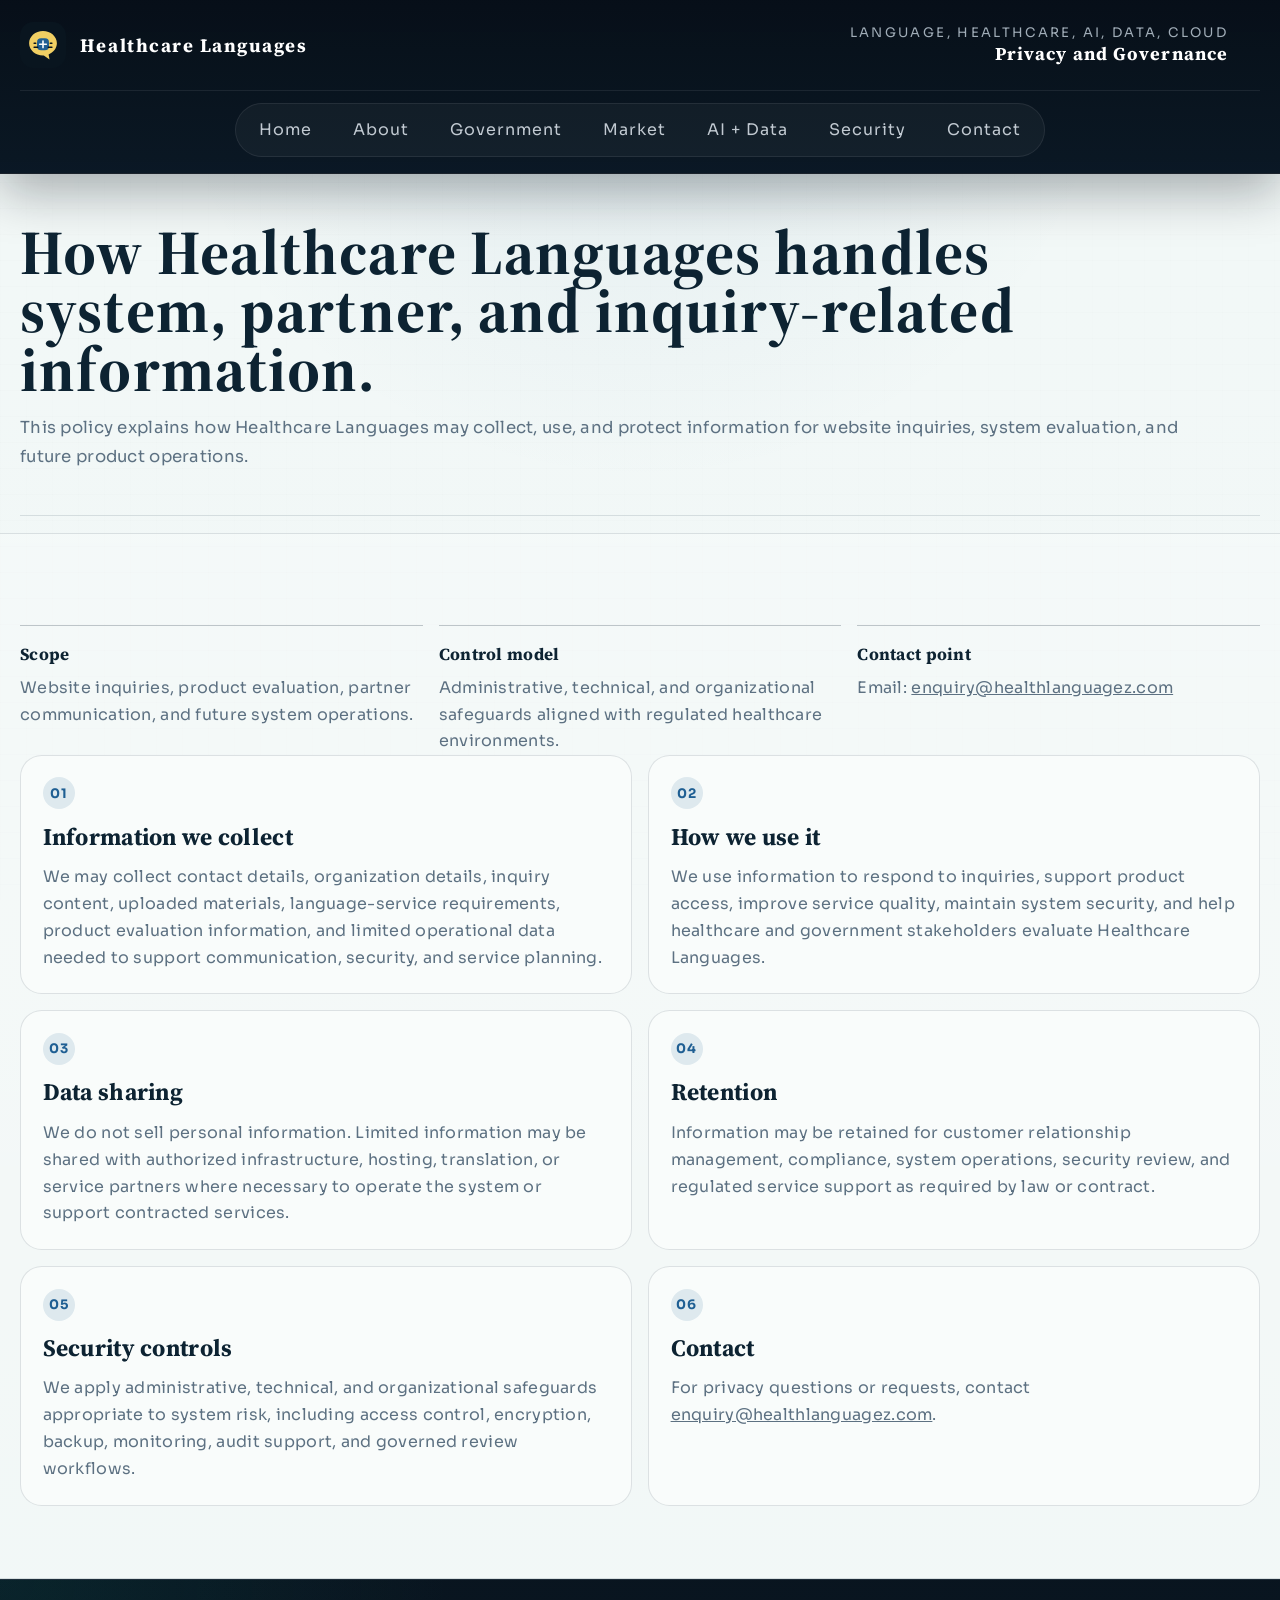
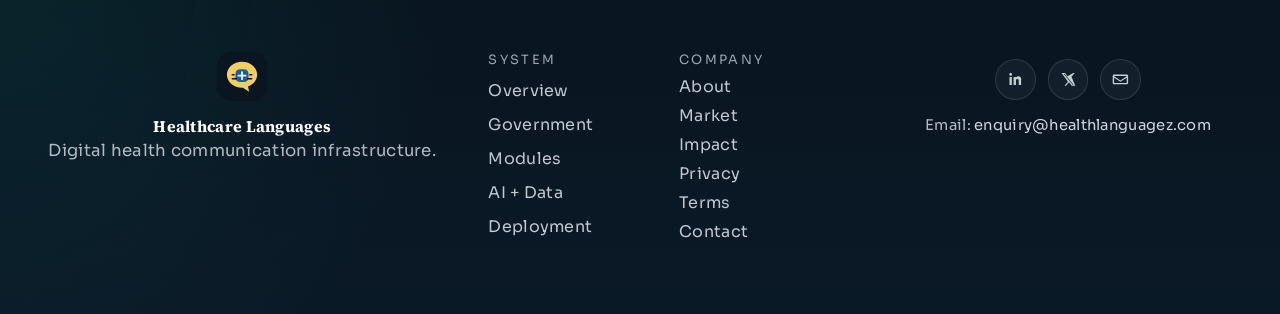
<file: privacy.html>
<!DOCTYPE html>
<html lang="en">
<head>
  <meta charset="UTF-8">
  <meta name="viewport" content="width=device-width, initial-scale=1.0">
  <meta name="description" content="Healthcare Languages privacy policy for governments, health systems, and system visitors.">
  <title>Healthcare Languages | Privacy Policy</title>
  <link rel="preconnect" href="https://fonts.googleapis.com">
  <link rel="preconnect" href="https://fonts.gstatic.com" crossorigin>
  <link href="https://fonts.googleapis.com/css2?family=Sora:wght@400;500;600;700&family=Source+Serif+4:wght@600;700&display=swap" rel="stylesheet">
  <link rel="icon" href="logo-mark.svg" type="image/svg+xml">
  <link rel="stylesheet" href="style.css">
</head>
<body>
  <div class="site-noise"></div>
  <header class="site-header">
    <div class="shell header-band">
      <a class="brand-link" href="./index.html" aria-label="Healthcare Languages home">
        <img class="brand-mark" src="logo-mark.svg" alt="Healthcare Languages logo">
        <div class="brand-copy">
          <span class="brand-name">Healthcare Languages</span>
        </div>
      </a>
      <div class="header-center">
        <span class="header-kicker">Language, Healthcare, AI, Data, Cloud</span>
        <strong class="header-edition">Privacy and Governance</strong>
      </div>
    </div>
    <div class="shell nav-shell">
      <button class="nav-toggle" type="button" aria-expanded="false" aria-controls="primary-nav">
        <span>Menu</span>
      </button>
      <nav class="main-nav" id="primary-nav" aria-label="Primary navigation">
        <a href="./index.html#system">Home</a>
        <a href="./about.html">About</a>
        <a href="./index.html#government">Government</a>
        <a href="./index.html#opportunity">Market</a>
        <a href="./index.html#intelligence">AI + Data</a>
        <a href="./index.html#security">Security</a>
        <a href="./contact.html">Contact</a>
      </nav>
    </div>
  </header>

  <main>
    <section class="page-hero">
      <div class="shell page-hero-shell">
        <div class="section-head">
          <h1>How Healthcare Languages handles system, partner, and inquiry-related information.</h1>
          <p>This policy explains how Healthcare Languages may collect, use, and protect information for website inquiries, system evaluation, and future product operations.</p>
        </div>
      </div>
    </section>

    <section class="section-sheet">
      <div class="shell legal-summary-grid">
        <article class="mini-panel">
          <strong>Scope</strong>
          <p>Website inquiries, product evaluation, partner communication, and future system operations.</p>
        </article>
        <article class="mini-panel">
          <strong>Control model</strong>
          <p>Administrative, technical, and organizational safeguards aligned with regulated healthcare environments.</p>
        </article>
        <article class="mini-panel">
          <strong>Contact point</strong>
          <p>Email: <a href="mailto:enquiry@healthlanguagez.com">enquiry@healthlanguagez.com</a></p>
        </article>
      </div>
      <div class="shell legal-grid">
        <article class="legal-card legal-card-indexed">
          <span class="legal-index">01</span>
          <h2>Information we collect</h2>
          <p>We may collect contact details, organization details, inquiry content, uploaded materials, language-service requirements, product evaluation information, and limited operational data needed to support communication, security, and service planning.</p>
        </article>
        <article class="legal-card legal-card-indexed">
          <span class="legal-index">02</span>
          <h2>How we use it</h2>
          <p>We use information to respond to inquiries, support product access, improve service quality, maintain system security, and help healthcare and government stakeholders evaluate Healthcare Languages.</p>
        </article>
        <article class="legal-card legal-card-indexed">
          <span class="legal-index">03</span>
          <h2>Data sharing</h2>
          <p>We do not sell personal information. Limited information may be shared with authorized infrastructure, hosting, translation, or service partners where necessary to operate the system or support contracted services.</p>
        </article>
        <article class="legal-card legal-card-indexed">
          <span class="legal-index">04</span>
          <h2>Retention</h2>
          <p>Information may be retained for customer relationship management, compliance, system operations, security review, and regulated service support as required by law or contract.</p>
        </article>
        <article class="legal-card legal-card-indexed">
          <span class="legal-index">05</span>
          <h2>Security controls</h2>
          <p>We apply administrative, technical, and organizational safeguards appropriate to system risk, including access control, encryption, backup, monitoring, audit support, and governed review workflows.</p>
        </article>
        <article class="legal-card legal-card-indexed">
          <span class="legal-index">06</span>
          <h2>Contact</h2>
          <p>For privacy questions or requests, contact <a href="mailto:enquiry@healthlanguagez.com">enquiry@healthlanguagez.com</a>.</p>
        </article>
      </div>
    </section>
  </main>

  <footer class="site-footer">
    <div class="shell footer-shell">
      <div class="footer-brand">
        <img class="brand-mark" src="logo-mark.svg" alt="Healthcare Languages logo">
        <div>
          <strong>Healthcare Languages</strong>
          <p>Digital health communication infrastructure.</p>
        </div>
      </div>
      <div class="footer-links">
        <div class="footer-link-group">
          <span>System</span>
          <a href="./index.html#system">Overview</a>
          <a href="./index.html#government">Government</a>
          <a href="./index.html#modules">Modules</a>
          <a href="./index.html#intelligence">AI + Data</a>
          <a href="./index.html#deployment">Deployment</a>
        </div>
        <div class="footer-link-group">
          <span>Company</span>
          <a href="./about.html">About</a>
          <a href="./index.html#opportunity">Market</a>
          <a href="./index.html#impact">Impact</a>
          <a href="./privacy.html">Privacy</a>
          <a href="./terms.html">Terms</a>
          <a href="./contact.html">Contact</a>
        </div>
      </div>
      <div class="footer-social-block">
        <div class="footer-socials" aria-label="Social media links">
          <a href="#" aria-label="LinkedIn">
            <svg viewBox="0 0 24 24" aria-hidden="true"><path fill="currentColor" d="M6.94 8.5H3.56V20h3.38V8.5ZM5.25 3A1.97 1.97 0 1 0 5.3 6.94 1.97 1.97 0 0 0 5.25 3ZM20.44 12.47c0-3.45-1.84-5.05-4.3-5.05-1.98 0-2.87 1.09-3.37 1.86V8.5H9.4V20h3.37v-6.42c0-.34.03-.68.13-.93.27-.68.9-1.38 1.95-1.38 1.38 0 1.93 1.04 1.93 2.57V20h3.37v-7.53Z"/></svg>
          </a>
          <a href="#" aria-label="X">
            <svg viewBox="0 0 24 24" aria-hidden="true"><path fill="currentColor" d="M18.9 3H21l-4.58 5.24L21.8 21h-4.94l-3.87-5.06L8.56 21H6.45l4.9-5.61L2.2 3h5.07l3.5 4.63L18.9 3Zm-.73 16.74h1.16L6.64 4.2H5.4l12.77 15.54Z"/></svg>
          </a>
          <a href="mailto:enquiry@healthlingua.com" aria-label="Email">
            <svg viewBox="0 0 24 24" aria-hidden="true"><path fill="currentColor" d="M3 5h18a2 2 0 0 1 2 2v10a2 2 0 0 1-2 2H3a2 2 0 0 1-2-2V7a2 2 0 0 1 2-2Zm0 2v.51l9 5.89 9-5.89V7H3Zm18 10V9.49l-8.45 5.53a1 1 0 0 1-1.1 0L3 9.49V17h18Z"/></svg>
          </a>
        </div>
        <div class="footer-social-contact">
          <p>Email: <a href="mailto:enquiry@healthlanguagez.com">enquiry@healthlanguagez.com</a></p>
          
        </div>
      </div>
    </div>
  </footer>

  <script src="script.js"></script>
</body>
</html>
</file>
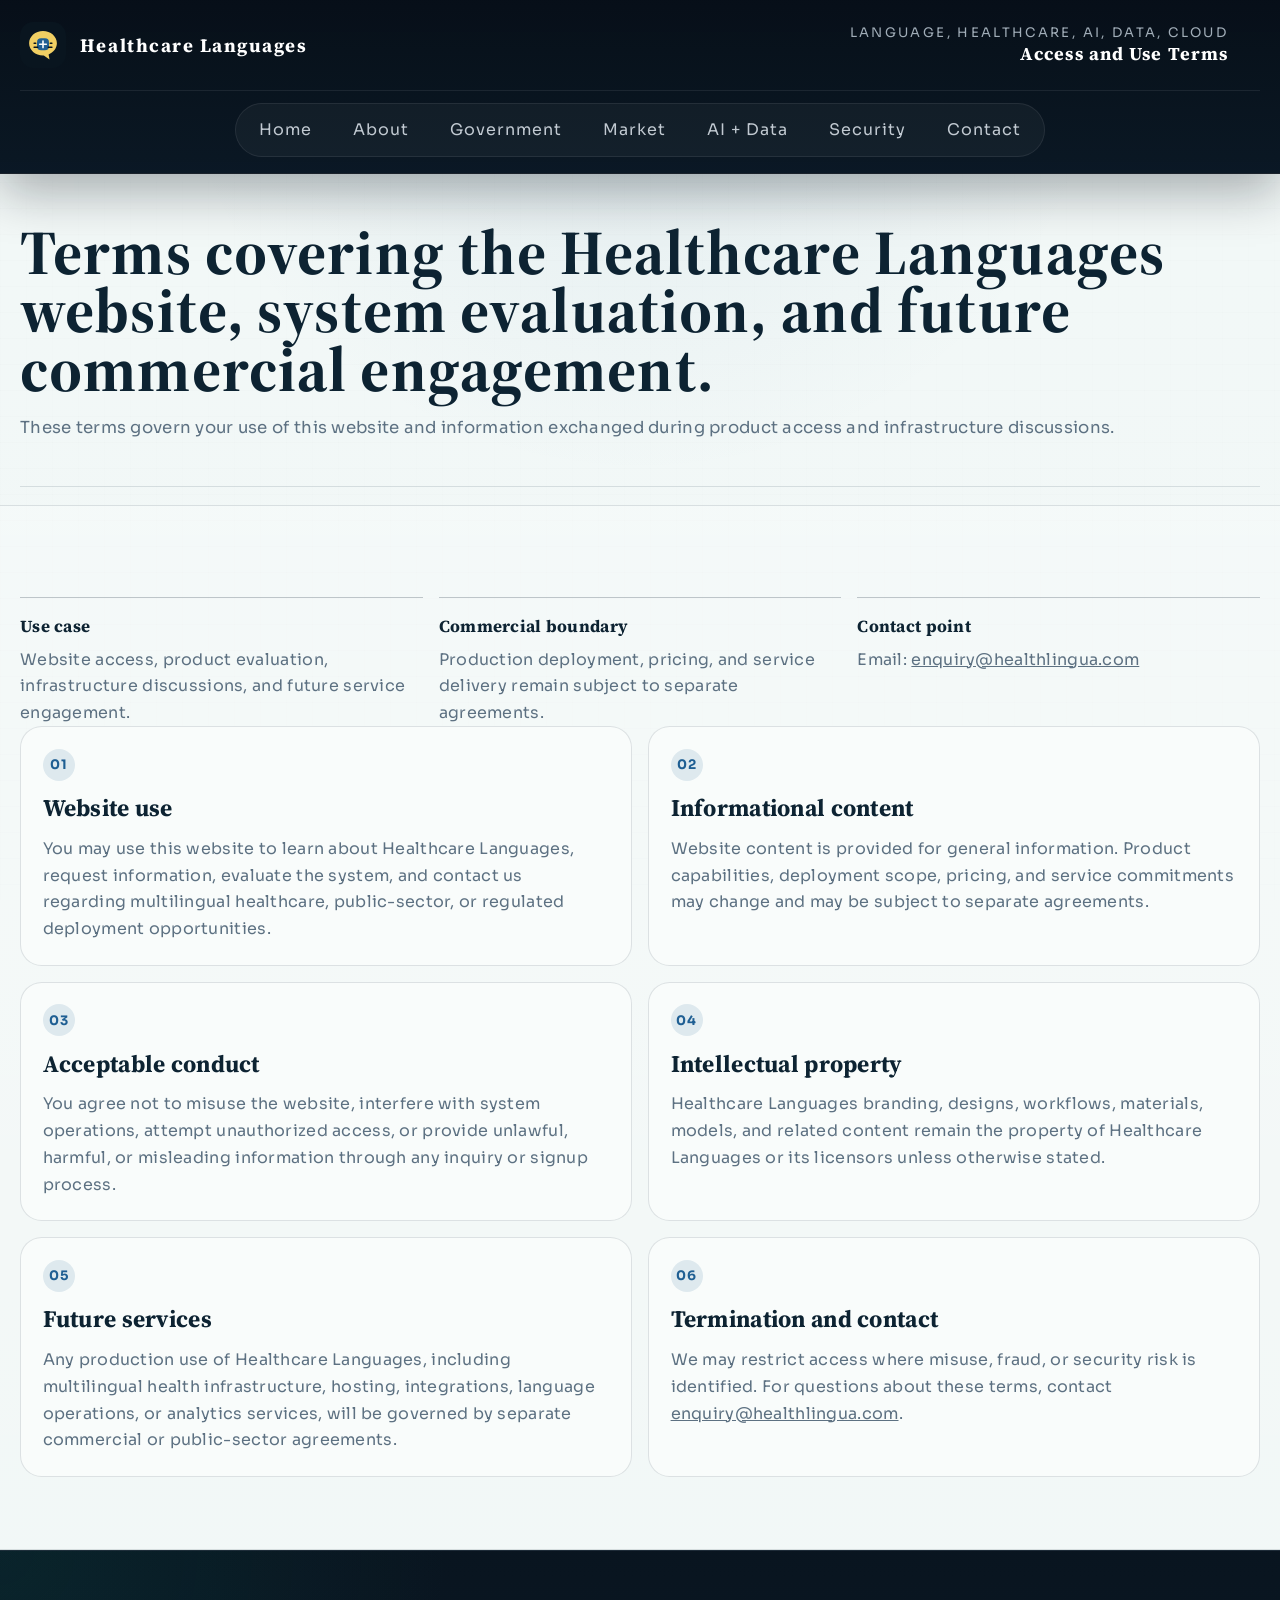
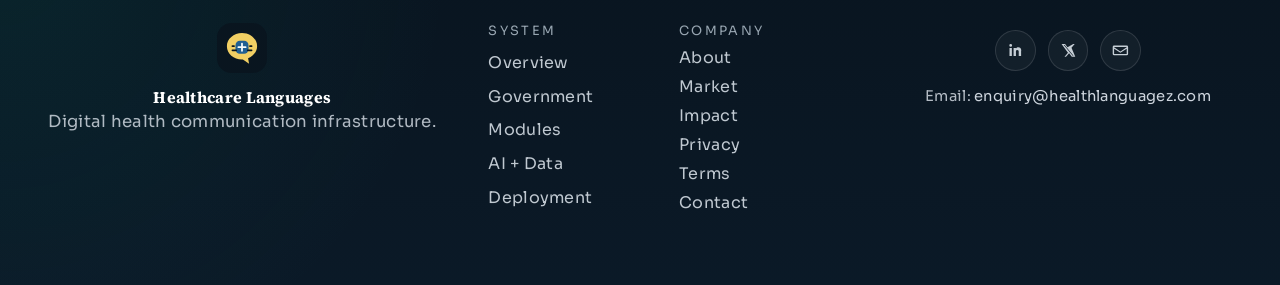
<file: terms.html>
<!DOCTYPE html>
<html lang="en">
<head>
  <meta charset="UTF-8">
  <meta name="viewport" content="width=device-width, initial-scale=1.0">
  <meta name="description" content="Healthcare Languages terms of use for governments, health systems, and system visitors.">
  <title>Healthcare Languages | Terms of Use</title>
  <link rel="preconnect" href="https://fonts.googleapis.com">
  <link rel="preconnect" href="https://fonts.gstatic.com" crossorigin>
  <link href="https://fonts.googleapis.com/css2?family=Sora:wght@400;500;600;700&family=Source+Serif+4:wght@600;700&display=swap" rel="stylesheet">
  <link rel="icon" href="logo-mark.svg" type="image/svg+xml">
  <link rel="stylesheet" href="style.css">
</head>
<body>
  <div class="site-noise"></div>
  <header class="site-header">
    <div class="shell header-band">
      <a class="brand-link" href="./index.html" aria-label="Healthcare Languages home">
        <img class="brand-mark" src="logo-mark.svg" alt="Healthcare Languages logo">
        <div class="brand-copy">
          <span class="brand-name">Healthcare Languages</span>
        </div>
      </a>
      <div class="header-center">
        <span class="header-kicker">Language, Healthcare, AI, Data, Cloud</span>
        <strong class="header-edition">Access and Use Terms</strong>
      </div>
    </div>
    <div class="shell nav-shell">
      <button class="nav-toggle" type="button" aria-expanded="false" aria-controls="primary-nav">
        <span>Menu</span>
      </button>
      <nav class="main-nav" id="primary-nav" aria-label="Primary navigation">
        <a href="./index.html#system">Home</a>
        <a href="./about.html">About</a>
        <a href="./index.html#government">Government</a>
        <a href="./index.html#opportunity">Market</a>
        <a href="./index.html#intelligence">AI + Data</a>
        <a href="./index.html#security">Security</a>
        <a href="./contact.html">Contact</a>
      </nav>
    </div>
  </header>

  <main>
    <section class="page-hero">
      <div class="shell page-hero-shell">
        <div class="section-head">
          <h1>Terms covering the Healthcare Languages website, system evaluation, and future commercial engagement.</h1>
          <p>These terms govern your use of this website and information exchanged during product access and infrastructure discussions.</p>
        </div>
      </div>
    </section>

    <section class="section-sheet">
      <div class="shell legal-summary-grid">
        <article class="mini-panel">
          <strong>Use case</strong>
          <p>Website access, product evaluation, infrastructure discussions, and future service engagement.</p>
        </article>
        <article class="mini-panel">
          <strong>Commercial boundary</strong>
          <p>Production deployment, pricing, and service delivery remain subject to separate agreements.</p>
        </article>
        <article class="mini-panel">
          <strong>Contact point</strong>
          <p>Email: <a href="mailto:enquiry@healthlingua.com">enquiry@healthlingua.com</a></p>
        </article>
      </div>
      <div class="shell legal-grid">
        <article class="legal-card legal-card-indexed">
          <span class="legal-index">01</span>
          <h2>Website use</h2>
          <p>You may use this website to learn about Healthcare Languages, request information, evaluate the system, and contact us regarding multilingual healthcare, public-sector, or regulated deployment opportunities.</p>
        </article>
        <article class="legal-card legal-card-indexed">
          <span class="legal-index">02</span>
          <h2>Informational content</h2>
          <p>Website content is provided for general information. Product capabilities, deployment scope, pricing, and service commitments may change and may be subject to separate agreements.</p>
        </article>
        <article class="legal-card legal-card-indexed">
          <span class="legal-index">03</span>
          <h2>Acceptable conduct</h2>
          <p>You agree not to misuse the website, interfere with system operations, attempt unauthorized access, or provide unlawful, harmful, or misleading information through any inquiry or signup process.</p>
        </article>
        <article class="legal-card legal-card-indexed">
          <span class="legal-index">04</span>
          <h2>Intellectual property</h2>
          <p>Healthcare Languages branding, designs, workflows, materials, models, and related content remain the property of Healthcare Languages or its licensors unless otherwise stated.</p>
        </article>
        <article class="legal-card legal-card-indexed">
          <span class="legal-index">05</span>
          <h2>Future services</h2>
          <p>Any production use of Healthcare Languages, including multilingual health infrastructure, hosting, integrations, language operations, or analytics services, will be governed by separate commercial or public-sector agreements.</p>
        </article>
        <article class="legal-card legal-card-indexed">
          <span class="legal-index">06</span>
          <h2>Termination and contact</h2>
          <p>We may restrict access where misuse, fraud, or security risk is identified. For questions about these terms, contact <a href="mailto:enquiry@healthlingua.com">enquiry@healthlingua.com</a>.</p>
        </article>
      </div>
    </section>
  </main>

  <footer class="site-footer">
    <div class="shell footer-shell">
      <div class="footer-brand">
        <img class="brand-mark" src="logo-mark.svg" alt="Healthcare Languages logo">
        <div>
          <strong>Healthcare Languages</strong>
          <p>Digital health communication infrastructure.</p>
        </div>
      </div>
      <div class="footer-links">
        <div class="footer-link-group">
          <span>System</span>
          <a href="./index.html#system">Overview</a>
          <a href="./index.html#government">Government</a>
          <a href="./index.html#modules">Modules</a>
          <a href="./index.html#intelligence">AI + Data</a>
          <a href="./index.html#deployment">Deployment</a>
        </div>
        <div class="footer-link-group">
          <span>Company</span>
          <a href="./about.html">About</a>
          <a href="./index.html#opportunity">Market</a>
          <a href="./index.html#impact">Impact</a>
          <a href="./privacy.html">Privacy</a>
          <a href="./terms.html">Terms</a>
          <a href="./contact.html">Contact</a>
        </div>
      </div>
      <div class="footer-social-block">
        <div class="footer-socials" aria-label="Social media links">
          <a href="#" aria-label="LinkedIn">
            <svg viewBox="0 0 24 24" aria-hidden="true"><path fill="currentColor" d="M6.94 8.5H3.56V20h3.38V8.5ZM5.25 3A1.97 1.97 0 1 0 5.3 6.94 1.97 1.97 0 0 0 5.25 3ZM20.44 12.47c0-3.45-1.84-5.05-4.3-5.05-1.98 0-2.87 1.09-3.37 1.86V8.5H9.4V20h3.37v-6.42c0-.34.03-.68.13-.93.27-.68.9-1.38 1.95-1.38 1.38 0 1.93 1.04 1.93 2.57V20h3.37v-7.53Z"/></svg>
          </a>
          <a href="#" aria-label="X">
            <svg viewBox="0 0 24 24" aria-hidden="true"><path fill="currentColor" d="M18.9 3H21l-4.58 5.24L21.8 21h-4.94l-3.87-5.06L8.56 21H6.45l4.9-5.61L2.2 3h5.07l3.5 4.63L18.9 3Zm-.73 16.74h1.16L6.64 4.2H5.4l12.77 15.54Z"/></svg>
          </a>
          <a href="mailto:enquiry@healthlingua.com" aria-label="Email">
            <svg viewBox="0 0 24 24" aria-hidden="true"><path fill="currentColor" d="M3 5h18a2 2 0 0 1 2 2v10a2 2 0 0 1-2 2H3a2 2 0 0 1-2-2V7a2 2 0 0 1 2-2Zm0 2v.51l9 5.89 9-5.89V7H3Zm18 10V9.49l-8.45 5.53a1 1 0 0 1-1.1 0L3 9.49V17h18Z"/></svg>
          </a>
        </div>
        <div class="footer-social-contact">
          <p>Email: <a href="mailto:enquiry@healthlanguagez.com">enquiry@healthlanguagez.com</a></p>
          
        </div>
      </div>
    </div>
  </footer>

  <script src="script.js"></script>
</body>
</html>
</file>
<file: style.css>
:root {
  --paper: #edf5f4;
  --paper-bright: #f9fcfb;
  --ink: #0d2332;
  --muted: #5d7182;
  --line: rgba(13, 35, 50, 0.12);
  --line-strong: rgba(13, 35, 50, 0.24);
  --navy: #0f2e46;
  --cobalt: #1f5f93;
  --teal: #0c8a7b;
  --deep: #09151f;
  --deep-soft: #132230;
  --white: #ffffff;
}

*,
*::before,
*::after {
  box-sizing: border-box;
}

html {
  scroll-behavior: smooth;
}

body {
  margin: 0;
  font-family: "Sora", sans-serif;
  letter-spacing: 0.018em;
  color: var(--ink);
  background:
    radial-gradient(circle at top, rgba(31, 95, 147, 0.08), transparent 24%),
    linear-gradient(180deg, rgba(255, 255, 255, 0.35), rgba(255, 255, 255, 0)),
    var(--paper);
}

img {
  display: block;
  max-width: 100%;
}

a {
  color: inherit;
}

button,
input,
textarea {
  font: inherit;
}

h1,
h2,
h3,
strong,
.brand-name,
.button,
.header-edition {
  font-family: "Source Serif 4", serif;
  font-weight: 700;
}

h1,
h2,
h3,
p {
  margin: 0;
}

.shell {
  width: min(1240px, calc(100% - 2rem));
  margin: 0 auto;
}

.site-noise {
  position: fixed;
  inset: 0;
  pointer-events: none;
  background:
    linear-gradient(rgba(0, 0, 0, 0.018) 1px, transparent 1px),
    linear-gradient(90deg, rgba(0, 0, 0, 0.015) 1px, transparent 1px);
  background-size: 100% 26px, 26px 100%;
  opacity: 0.45;
  z-index: 0;
}

.site-header,
main,
.site-footer {
  position: relative;
  z-index: 1;
}

.site-header {
  background:
    linear-gradient(180deg, rgba(7, 15, 24, 0.98), rgba(11, 24, 37, 0.95)),
    var(--deep);
  border-bottom: 1px solid rgba(255, 255, 255, 0.08);
  box-shadow: 0 18px 48px rgba(6, 16, 26, 0.32);
}

.header-band {
  display: grid;
  grid-template-columns: auto 1fr auto;
  gap: 1rem;
  align-items: center;
  min-height: 5.6rem;
}

.brand-link,
.brand-copy,
.footer-brand {
  display: flex;
  align-items: center;
}

.brand-link {
  gap: 0.9rem;
  text-decoration: none;
}

.brand-mark {
  width: 2.85rem;
  height: 2.85rem;
}

.brand-copy {
  flex-direction: column;
  align-items: flex-start;
  gap: 0.08rem;
}

.brand-name,
.header-edition {
  color: var(--white);
}

.brand-name {
  font-size: 1.18rem;
  letter-spacing: 0.08em;
}

.brand-subtitle,
.header-kicker {
  color: rgba(214, 228, 239, 0.74);
  font-size: 0.82rem;
  letter-spacing: 0.18em;
  text-transform: uppercase;
}

.header-center {
  text-align: right;
  justify-self: end;
  padding: 0 1rem;
}

.header-kicker {
  display: block;
}

.header-edition {
  display: block;
  font-size: 1.14rem;
  letter-spacing: 0.06em;
}

.nav-shell {
  border-top: 1px solid rgba(255, 255, 255, 0.08);
  padding: 0.75rem 0 1rem;
}

.nav-toggle {
  display: none;
  align-items: center;
  justify-content: center;
  min-height: 2.7rem;
  padding: 0 1rem;
  border: 1px solid rgba(255, 255, 255, 0.14);
  border-radius: 999px;
  background: rgba(255, 255, 255, 0.06);
  color: var(--white);
  letter-spacing: 0.08em;
  text-transform: uppercase;
}

.main-nav {
  display: flex;
  flex-wrap: wrap;
  gap: 0.55rem;
  align-items: center;
  padding: 0.45rem;
  border: 1px solid rgba(255, 255, 255, 0.08);
  background: rgba(255, 255, 255, 0.04);
  border-radius: 999px;
  width: fit-content;
  max-width: 100%;
  margin: 0 auto;
}

.main-nav a,
.footer-links a {
  text-decoration: none;
}

.main-nav a {
  min-height: 2.35rem;
  display: inline-flex;
  align-items: center;
  padding: 0 0.95rem;
  border-radius: 999px;
  color: rgba(232, 239, 247, 0.82);
  border: 1px solid transparent;
  letter-spacing: 0.06em;
}

.main-nav a:hover {
  background: rgba(31, 95, 147, 0.18);
  border-color: rgba(31, 95, 147, 0.32);
  color: var(--white);
}

.button {
  display: inline-flex;
  align-items: center;
  justify-content: center;
  min-height: 3rem;
  padding: 0 1.15rem;
  border-radius: 999px;
  border: 1px solid transparent;
  text-decoration: none;
  font-size: 1rem;
}

.button-solid {
  background: linear-gradient(135deg, var(--cobalt), var(--teal));
  color: var(--white);
  box-shadow: 0 14px 26px rgba(15, 46, 70, 0.24);
}

.button-outline {
  background: rgba(255, 255, 255, 0.72);
  border-color: var(--line-strong);
  color: var(--ink);
}

.hero,
.section-sheet,
.section-dark,
.closing-section,
.page-hero,
.site-footer {
  padding: 4.5rem 0;
}

.hero-grid {
  display: grid;
  grid-template-columns: 1.1fr 1fr 0.8fr;
  gap: 1.2rem;
  align-items: start;
}

.hero-copy,
.hero-visual,
.hero-rail,
.about-grid,
.belief-grid,
.narrative-shell,
.narrative-list,
.feature-grid,
.opportunity-grid,
.government-grid,
.module-grid,
.intelligence-shell,
.intelligence-grid,
.impact-grid,
.security-grid,
.deployment-shell,
.deployment-list,
.closing-shell,
.contact-shell,
.legal-grid,
.footer-shell {
  display: grid;
  gap: 1rem;
}

.hero-copy {
  align-content: start;
  min-width: 0;
}

.hero-visual,
.hero-rail {
  min-width: 0;
}

.eyebrow,
.section-tag,
.feature-tag,
.rail-label,
.newsletter-panel span,
.contact-form span,
.footer-newsletter label {
  display: inline-block;
  color: var(--cobalt);
  font-size: 0.8rem;
  letter-spacing: 0.2em;
  text-transform: uppercase;
}

.hero-copy h1,
.page-hero h1 {
  margin: 0.9rem 0 1rem;
  font-size: clamp(2.5rem, 4.9vw, 4.4rem);
  line-height: 0.93;
  letter-spacing: 0.018em;
}

.hero-copy h1 {
  max-width: 13ch;
}

.page-hero h1 {
  max-width: 100%;
}

.no-break {
  white-space: nowrap;
}

.headline-accent {
  color: var(--teal);
}

.hero-line-compact {
  font-size: 0.92em;
}

.hero-dek,
.section-head p,
.closing-copy p,
.footer-brand p {
  color: var(--muted);
  line-height: 1.72;
  font-size: 1.04rem;
}

.hero-dek {
  max-width: 34rem;
}

.hero-actions {
  display: flex;
  gap: 0.85rem;
  margin-top: 1.8rem;
}

.hero-points {
  display: grid;
  grid-template-columns: repeat(2, minmax(0, max-content));
  gap: 0.7rem;
  margin-top: 1.4rem;
}

.hero-points span {
  padding: 0.6rem 0.85rem;
  border: 1px solid var(--line);
  background: rgba(255, 255, 255, 0.52);
  border-radius: 999px;
}

.hero-visual,
.feature-card,
.government-card,
.module-card,
.intelligence-card,
.security-card,
.contact-card,
.contact-form,
.legal-card,
.newsletter-panel {
  border: 1px solid var(--line);
  background: var(--paper-bright);
}

.hero-visual {
  overflow: hidden;
  border-radius: 1.6rem;
  box-shadow: 0 26px 56px rgba(10, 28, 45, 0.12);
}

.hero-visual img {
  width: 100%;
  aspect-ratio: 7 / 8;
  object-fit: cover;
  border-bottom: 1px solid var(--line);
}

.hero-visual figcaption {
  padding: 1rem;
  color: var(--muted);
  line-height: 1.6;
  font-size: 0.96rem;
}

.hero-rail {
  display: grid;
  gap: 0.8rem;
}

.rail-card {
  padding: 1rem;
  border: 1px solid var(--line);
  border-radius: 1.25rem;
  background: rgba(255, 255, 255, 0.56);
}

.rail-card strong {
  display: block;
  margin: 0.5rem 0 0.45rem;
  font-size: 1.28rem;
}

.rail-card p {
  color: var(--muted);
  line-height: 1.64;
  font-size: 0.96rem;
}

.section-sheet {
  background: rgba(255, 255, 255, 0.26);
  border-top: 1px solid var(--line);
  border-bottom: 1px solid var(--line);
}

.section-dark {
  background:
    linear-gradient(180deg, rgba(255, 255, 255, 0.04), rgba(255, 255, 255, 0.02)),
    var(--deep);
  color: var(--white);
}

.section-head {
  max-width: 61rem;
  margin-bottom: 1.85rem;
}

.section-head h2 {
  margin: 0.65rem 0 0.85rem;
  font-size: clamp(2.2rem, 4vw, 3.45rem);
  line-height: 0.97;
  letter-spacing: 0.024em;
}

.section-head-light .section-tag,
.section-head-light p {
  color: rgba(232, 239, 247, 0.76);
}

.section-head-light h2 {
  color: var(--white);
}

.feature-grid,
.opportunity-grid,
.government-grid,
.impact-grid,
.security-grid {
  grid-template-columns: repeat(3, minmax(0, 1fr));
}

.market-stats {
  display: grid;
  grid-template-columns: repeat(4, minmax(0, 1fr));
  gap: 1rem;
  margin: 0 0 1.2rem;
}

.market-gallery {
  display: grid;
  grid-template-columns: repeat(2, minmax(0, 1fr));
  gap: 1rem;
  margin: 0 0 1.2rem;
}

.market-gallery-card {
  border: 1px solid var(--line);
  border-radius: 1.35rem;
  background: var(--paper-bright);
  overflow: hidden;
}

.market-gallery-card strong {
  display: block;
  margin: 0.15rem 1.2rem 0.45rem;
  font-size: 1.32rem;
}

.market-gallery-card p {
  margin: 0 1.2rem 1.2rem;
  color: var(--muted);
  line-height: 1.66;
}

.stat-card {
  padding: 1.2rem 1.15rem;
  border: 1px solid var(--line);
  border-radius: 1.35rem;
  background: rgba(255, 255, 255, 0.72);
}

.stat-card-amber {
  background: linear-gradient(180deg, rgba(244, 183, 64, 0.2), rgba(255, 255, 255, 0.9));
  border-color: rgba(176, 126, 20, 0.2);
}

.stat-card-teal {
  background: linear-gradient(180deg, rgba(12, 138, 123, 0.18), rgba(255, 255, 255, 0.9));
  border-color: rgba(12, 138, 123, 0.2);
}

.stat-card-navy {
  background: linear-gradient(180deg, rgba(31, 95, 147, 0.18), rgba(255, 255, 255, 0.92));
  border-color: rgba(31, 95, 147, 0.22);
}

.stat-card-sage {
  background: linear-gradient(180deg, rgba(92, 136, 114, 0.18), rgba(255, 255, 255, 0.9));
  border-color: rgba(92, 136, 114, 0.22);
}

.stat-card strong {
  display: block;
  font-size: clamp(2rem, 4vw, 3rem);
  line-height: 0.95;
  color: var(--navy);
}

.stat-card-amber strong {
  color: #9d5d05;
}

.stat-card-teal strong {
  color: #0a6f63;
}

.stat-card-navy strong {
  color: #163f63;
}

.stat-card-sage strong {
  color: #486e5c;
}

.stat-card span {
  display: block;
  margin: 0.45rem 0 0.55rem;
  color: var(--cobalt);
  font-size: 0.78rem;
  letter-spacing: 0.18em;
  text-transform: uppercase;
}

.stat-card-amber span {
  color: #8d5d0b;
}

.stat-card-teal span {
  color: #0a6f63;
}

.stat-card-navy span {
  color: #1b527e;
}

.stat-card-sage span {
  color: #4d745f;
}

.stat-card p {
  color: var(--muted);
  line-height: 1.62;
}

.market-source-note {
  margin: -0.15rem 0 1.35rem;
  color: var(--muted);
  font-size: 0.92rem;
  line-height: 1.6;
}

.platform-highlights {
  display: grid;
  grid-template-columns: repeat(3, minmax(0, 1fr));
  gap: 1rem;
  margin-top: 1.15rem;
}

.about-mini-grid,
.legal-summary-grid {
  display: grid;
  grid-template-columns: repeat(3, minmax(0, 1fr));
  gap: 1rem;
  margin-top: 1.2rem;
}

.about-image-band,
.impact-visual-band {
  margin-top: 1.4rem;
}

.about-image-band img,
.impact-visual-band img {
  width: 100%;
  aspect-ratio: 21 / 8;
  object-fit: cover;
  border: 1px solid var(--line);
  border-radius: 1.4rem;
}

.platform-highlights article,
.mini-panel {
  padding: 1rem 0 0;
  border-top: 1px solid var(--line-strong);
}

.platform-highlights strong,
.mini-panel strong {
  display: block;
  margin-bottom: 0.55rem;
  font-size: 1.06rem;
}

.platform-highlights p,
.mini-panel p {
  color: var(--muted);
  line-height: 1.66;
}

.about-grid {
  grid-template-columns: repeat(2, minmax(0, 1fr));
}

.about-card,
.narrative-copy,
.narrative-list article {
  padding: 1.3rem;
  border: 1px solid var(--line);
  background: var(--paper-bright);
}

.about-card h2 {
  margin: 0.7rem 0 0.85rem;
  font-size: clamp(1.85rem, 3vw, 2.6rem);
  line-height: 1.02;
  letter-spacing: 0.012em;
}

.about-card p,
.narrative-copy p,
.narrative-list p {
  color: var(--muted);
  line-height: 1.7;
}

.belief-grid {
  grid-template-columns: repeat(3, minmax(0, 1fr));
}

.narrative-shell {
  grid-template-columns: 0.95fr 1.05fr;
  align-items: start;
}

.narrative-copy h2 {
  margin: 0.7rem 0 0.85rem;
  font-size: clamp(2rem, 3.4vw, 3rem);
  line-height: 0.99;
  letter-spacing: 0.012em;
}

.narrative-list {
  grid-template-columns: 1fr;
}

.narrative-list article strong {
  display: block;
  margin-bottom: 0.55rem;
  font-size: 1.3rem;
}

.module-grid {
  grid-template-columns: repeat(3, minmax(0, 1fr));
}

.feature-card,
.government-card,
.module-card,
.intelligence-card,
.security-card,
.contact-card,
.contact-form,
.legal-card {
  padding: 1.35rem;
  border-radius: 1.35rem;
}

.feature-card h3,
.government-card strong,
.module-card h3,
.intelligence-card strong,
.security-card strong,
.contact-card h2,
.legal-card h2 {
  margin: 0.65rem 0 0.72rem;
  font-size: 1.48rem;
}

.feature-card p,
.government-card p,
.module-card p,
.intelligence-card p,
.security-card p,
.contact-list,
.contact-note a,
.legal-card p,
.deployment-list p {
  color: var(--muted);
  line-height: 1.68;
}

.card-image {
  width: calc(100% + 2.7rem);
  max-width: none;
  margin: -1.35rem -1.35rem 1rem;
  aspect-ratio: 16 / 9;
  object-fit: cover;
  border-bottom: 1px solid var(--line);
}

.feature-card-dark {
  background: var(--deep-soft);
  border-color: rgba(255, 255, 255, 0.08);
}

.feature-card-dark .feature-tag,
.feature-card-dark h3,
.feature-card-dark p {
  color: var(--white);
}

.feature-card-dark p {
  color: rgba(232, 239, 247, 0.78);
}

.government-card,
.security-card {
  background: rgba(255, 255, 255, 0.07);
  border-color: rgba(255, 255, 255, 0.12);
}

.government-card strong,
.security-card strong,
.government-card p,
.security-card p {
  color: var(--white);
}

.government-card p,
.security-card p {
  color: rgba(232, 239, 247, 0.77);
}

.module-card {
  border-top: 3px solid var(--cobalt);
  background: rgba(255, 255, 255, 0.68);
}

.module-no {
  display: inline-flex;
  width: 2rem;
  height: 2rem;
  align-items: center;
  justify-content: center;
  border-radius: 999px;
  background: rgba(31, 95, 147, 0.12);
  color: var(--cobalt);
  font-size: 0.86rem;
  font-weight: 700;
}

.intelligence-shell {
  grid-template-columns: 0.9fr 1.1fr;
}

.intelligence-copy h2 {
  margin: 0.7rem 0 0.85rem;
  font-size: clamp(2.15rem, 3.4vw, 3.2rem);
  line-height: 0.98;
  letter-spacing: 0.012em;
}

.intelligence-copy p {
  color: var(--muted);
  line-height: 1.72;
}

.intelligence-grid {
  grid-template-columns: repeat(3, minmax(0, 1fr));
}

.deployment-shell {
  grid-template-columns: 0.95fr 1.05fr;
  align-items: start;
}

.deployment-copy h2 {
  margin: 0.7rem 0 0.85rem;
  font-size: clamp(2.15rem, 3.4vw, 3.2rem);
  line-height: 0.98;
  letter-spacing: 0.012em;
}

.deployment-copy p {
  color: var(--muted);
  line-height: 1.72;
}

.deployment-list {
  grid-template-columns: repeat(2, minmax(0, 1fr));
}

.deployment-list article {
  padding: 1.2rem 0 0;
  border-top: 1px solid var(--line-strong);
}

.deployment-list strong {
  display: block;
  margin-bottom: 0.55rem;
  font-size: 1.28rem;
}

.closing-section {
  border-top: 1px solid var(--line);
}

.closing-shell {
  grid-template-columns: 1fr 0.78fr;
  align-items: end;
}

.closing-copy h2 {
  margin: 0.7rem 0 0.9rem;
  font-size: clamp(2.2rem, 4vw, 3.3rem);
  line-height: 0.98;
  letter-spacing: 0.012em;
}

.closing-stack {
  max-width: 46rem;
  margin: 0 auto;
  display: grid;
  justify-items: center;
  text-align: center;
  gap: 0.9rem;
}

.closing-stack h2 {
  margin: 0;
  font-size: clamp(2.25rem, 4vw, 3.35rem);
  line-height: 0.98;
  letter-spacing: 0.012em;
}

.closing-lead {
  color: var(--muted);
  line-height: 1.68;
  font-size: 1.02rem;
}

.closing-inline-form {
  width: min(32rem, 100%);
  display: grid;
  grid-template-columns: minmax(0, 1fr) auto;
  gap: 0.7rem;
  margin-top: 0.2rem;
}

.closing-inline-form input {
  width: 100%;
  min-height: 3rem;
  padding: 0.95rem 1rem;
  border: 1px solid var(--line);
  background: rgba(255, 255, 255, 0.84);
  border-radius: 999px;
}

.closing-link {
  color: var(--cobalt);
  text-decoration: none;
  font-weight: 600;
  letter-spacing: 0.04em;
}

.closing-link:hover {
  text-decoration: underline;
}

.closing-actions,
.newsletter-panel,
.footer-newsletter {
  display: grid;
  gap: 0.75rem;
}

.newsletter-panel,
.footer-newsletter {
  padding: 1.1rem;
  border-radius: 1.3rem;
}

.newsletter-copy,
.footer-newsletter-copy {
  color: var(--muted);
  line-height: 1.6;
  font-size: 0.94rem;
  margin: -0.1rem 0 0.1rem;
}

.newsletter-panel input,
.footer-newsletter input,
.contact-form input,
.contact-form textarea {
  width: 100%;
  min-height: 3rem;
  padding: 0.95rem 1rem;
  border: 1px solid var(--line);
  background: rgba(255, 255, 255, 0.84);
}

.page-hero {
  padding: 2.2rem 0 1.1rem;
}

.page-hero-shell {
  border-bottom: 1px solid var(--line);
  padding-bottom: 0.85rem;
}

.page-hero .section-head {
  max-width: 74rem;
}

.contact-stack {
  display: grid;
  gap: 1.4rem;
}

.contact-intro-card {
  border: 1px solid var(--line);
  border-radius: 1.5rem;
  background: var(--paper-bright);
  overflow: hidden;
}

.contact-intro-copy {
  padding: 1.25rem 1.3rem 1.35rem;
}

.contact-intro-copy h2 {
  margin: 0.65rem 0 0.7rem;
  font-size: clamp(2rem, 3.5vw, 3rem);
  line-height: 0.98;
}

.contact-intro-copy p {
  color: var(--muted);
  line-height: 1.7;
}

.contact-banner {
  width: 100%;
  aspect-ratio: 19 / 7;
  object-fit: cover;
}

.contact-list {
  margin: 1rem 0 0;
  padding-left: 1.2rem;
}

.contact-list li + li {
  margin-top: 0.45rem;
}

.contact-note {
  margin-top: 1.4rem;
  padding-top: 1rem;
  border-top: 1px solid var(--line);
}

.contact-note strong,
.contact-form span {
  display: block;
  margin-bottom: 0.45rem;
}

.contact-form label {
  display: block;
  margin-bottom: 1rem;
}

.contact-form textarea {
  resize: vertical;
}

.contact-form-wide {
  max-width: 48rem;
  padding: 1.35rem;
  border: 1px solid var(--line);
  background: var(--paper-bright);
}

.contact-form-wide h2 {
  margin: -0.1rem 0 0.8rem;
  font-size: clamp(1.9rem, 3vw, 2.6rem);
  line-height: 1;
}

.contact-form-intro {
  margin: -0.2rem 0 1rem;
  color: var(--muted);
  line-height: 1.68;
}

.contact-mini-grid {
  display: grid;
  grid-template-columns: repeat(3, minmax(0, 1fr));
  gap: 1rem;
}

.legal-grid {
  grid-template-columns: repeat(2, minmax(0, 1fr));
}

.legal-card-indexed {
  position: relative;
}

.legal-index {
  display: inline-flex;
  width: 2rem;
  height: 2rem;
  align-items: center;
  justify-content: center;
  border-radius: 999px;
  background: rgba(31, 95, 147, 0.12);
  color: var(--cobalt);
  font-size: 0.82rem;
  font-weight: 700;
  letter-spacing: 0.08em;
}

.site-footer {
  background:
    radial-gradient(circle at top left, rgba(12, 138, 123, 0.13), transparent 34%),
    linear-gradient(180deg, rgba(9, 21, 31, 0.98), rgba(11, 26, 39, 0.98)),
    var(--deep);
  color: var(--white);
  border-top: 1px solid rgba(255, 255, 255, 0.08);
}

.footer-shell {
  grid-template-columns: 1.1fr 0.9fr 0.95fr;
  align-items: start;
  gap: 1.5rem;
}

.footer-brand {
  gap: 0.85rem;
  flex-direction: column;
  align-items: center;
  text-align: center;
}

.footer-brand p {
  color: rgba(232, 239, 247, 0.75);
  max-width: 28rem;
}

.footer-brand .brand-mark {
  width: 3.1rem;
  height: 3.1rem;
}

.footer-brand p + p {
  margin-top: 0.4rem;
  color: rgba(232, 239, 247, 0.6);
  font-size: 0.92rem;
}

.footer-address {
  color: #f1cf63;
}

.footer-email a {
  color: rgba(232, 239, 247, 0.82);
  text-decoration: none;
}

.footer-email a:hover {
  color: var(--white);
}

.footer-links {
  display: grid;
  grid-template-columns: repeat(2, minmax(0, 1fr));
  gap: 1.1rem;
  align-content: start;
}

.footer-link-group {
  display: grid;
  gap: 0.5rem;
}

.footer-link-group span {
  color: rgba(214, 228, 239, 0.7);
  font-size: 0.8rem;
  letter-spacing: 0.18em;
  text-transform: uppercase;
}

.footer-links a {
  color: rgba(232, 239, 247, 0.82);
  width: fit-content;
}

.footer-links a:hover {
  color: var(--white);
}

.footer-newsletter {
  border: 1px solid rgba(255, 255, 255, 0.08);
  background: rgba(255, 255, 255, 0.04);
}

.footer-social-block {
  display: grid;
  gap: 0.9rem;
  align-content: start;
  justify-items: center;
  text-align: center;
}

.footer-logo-strip {
  display: flex;
  justify-content: center;
  align-items: center;
  gap: 0.7rem;
  margin-top: 0.4rem;
  align-items: center;
}

.footer-logo-strip img {
  width: auto;
  max-height: 4rem;
  object-fit: contain;
  opacity: 0.95;
}

.footer-socials {
  display: flex;
  gap: 0.75rem;
  justify-content: center;
  align-items: center;
  margin-top: 0.45rem;
}

.footer-socials a {
  width: 2.55rem;
  height: 2.55rem;
  display: inline-flex;
  align-items: center;
  justify-content: center;
  border-radius: 999px;
  border: 1px solid rgba(255, 255, 255, 0.12);
  background: rgba(255, 255, 255, 0.04);
  color: rgba(232, 239, 247, 0.84);
  text-decoration: none;
}

.footer-socials a:hover {
  color: var(--white);
  border-color: rgba(241, 207, 99, 0.48);
  background: rgba(241, 207, 99, 0.08);
}

.footer-socials svg {
  width: 1.05rem;
  height: 1.05rem;
}

.footer-social-contact {
  display: grid;
  gap: 0.35rem;
  max-width: 18rem;
}

.footer-social-contact p {
  margin: 0;
  color: rgba(232, 239, 247, 0.76);
  line-height: 1.6;
  font-size: 0.92rem;
}

.footer-social-contact p:first-child {
  white-space: nowrap;
}

.footer-social-contact a {
  color: rgba(232, 239, 247, 0.88);
  text-decoration: none;
}

.footer-social-contact a:hover {
  color: var(--white);
}

.partnership-section {
  overflow: hidden;
}

.partnership-shell {
  display: grid;
  gap: 2rem;
}

.partnership-head {
  display: grid;
  width: 100%;
  max-width: none;
  margin: 0 auto 1.85rem;
  text-align: center;
  justify-items: center;
}

.partnership-head h2 {
  width: 100%;
  text-align: center;
}

.partnership-head p {
  max-width: 42rem;
}

.partnership-carousel {
  position: relative;
  overflow: hidden;
  width: 100%;
  padding: 0.5rem 0;
}

.partnership-carousel::before,
.partnership-carousel::after {
  content: "";
  position: absolute;
  top: 0;
  bottom: 0;
  width: 5rem;
  z-index: 1;
  pointer-events: none;
}

.partnership-carousel::before {
  left: 0;
  background: linear-gradient(90deg, rgba(238, 245, 244, 1) 0%, rgba(238, 245, 244, 0) 100%);
}

.partnership-carousel::after {
  right: 0;
  background: linear-gradient(270deg, rgba(238, 245, 244, 1) 0%, rgba(238, 245, 244, 0) 100%);
}

.partnership-track {
  display: flex;
  align-items: center;
  gap: 1.35rem;
  width: max-content;
  animation: partnership-scroll 24s linear infinite;
}

.partner-logo-card {
  width: 12.5rem;
  min-width: 12.5rem;
  height: 6.5rem;
  display: flex;
  align-items: center;
  justify-content: center;
  border-radius: 1.45rem;
  padding: 1rem 1.2rem;
  background: rgba(255, 255, 255, 0.8);
  border: 1px solid rgba(13, 35, 50, 0.08);
  box-shadow: 0 12px 30px rgba(9, 21, 31, 0.06);
}

.partner-logo-card img {
  width: 100%;
  max-width: 9.5rem;
  max-height: 3.4rem;
  object-fit: contain;
  filter: saturate(0.96) contrast(1.02);
}

@keyframes partnership-scroll {
  from {
    transform: translateX(0);
  }

  to {
    transform: translateX(calc(-50% - 0.675rem));
  }
}

@media (prefers-reduced-motion: reduce) {
  .partnership-track {
    animation: none;
  }
}

@media (max-width: 1120px) {
  .hero-grid,
  .about-grid,
  .narrative-shell,
  .intelligence-shell,
  .deployment-shell,
  .legal-grid,
  .footer-shell {
    grid-template-columns: 1fr;
  }

  .feature-grid,
  .opportunity-grid,
  .government-grid,
  .belief-grid,
  .module-grid,
  .intelligence-grid,
  .impact-grid,
  .security-grid,
  .deployment-list,
  .market-stats,
  .market-gallery,
  .platform-highlights,
  .contact-mini-grid,
  .about-mini-grid,
  .legal-summary-grid {
    grid-template-columns: repeat(2, minmax(0, 1fr));
  }

  .hero-rail {
    grid-template-columns: repeat(3, minmax(0, 1fr));
  }

  .partner-logo-card {
    width: 11rem;
    min-width: 11rem;
  }
}

@media (max-width: 860px) {
  .header-band,
  .main-nav,
  .hero-actions,
  .hero-points,
  .about-grid,
  .belief-grid,
  .narrative-list,
  .feature-grid,
  .opportunity-grid,
  .government-grid,
  .module-grid,
  .intelligence-grid,
  .impact-grid,
  .security-grid,
  .deployment-list,
  .footer-links,
  .footer-newsletter-row {
    display: grid;
  }

  .header-band {
    grid-template-columns: 1fr;
    justify-items: start;
    padding: 1rem 0;
  }

  .header-center {
    justify-self: start;
    text-align: left;
    padding: 0;
  }

  .nav-shell {
    display: grid;
    gap: 0.75rem;
    padding: 0.75rem 0 1rem;
  }

  .nav-toggle {
    display: inline-flex;
    justify-self: start;
  }

  .main-nav {
    display: none;
    width: 100%;
    border-radius: 1.15rem;
    margin: 0;
  }

  .main-nav.is-open {
    display: grid;
  }

  .closing-inline-form {
    grid-template-columns: 1fr;
  }

  .hero-points,
  .about-grid,
  .belief-grid,
  .narrative-list,
  .feature-grid,
  .opportunity-grid,
  .government-grid,
  .module-grid,
  .intelligence-grid,
  .impact-grid,
  .security-grid,
  .deployment-list,
  .footer-links,
  .market-stats,
  .market-gallery,
  .platform-highlights,
  .contact-mini-grid,
  .about-mini-grid,
  .legal-summary-grid {
    grid-template-columns: 1fr;
  }

  .hero-rail {
    grid-template-columns: 1fr;
  }

  .hero-copy h1,
  .page-hero h1 {
    font-size: 2.65rem;
  }

  .partnership-carousel::before,
  .partnership-carousel::after {
    width: 2.75rem;
  }

  .partner-logo-card {
    width: 9.5rem;
    min-width: 9.5rem;
    height: 5.6rem;
    padding: 0.85rem 1rem;
  }

  .partner-logo-card img {
    max-width: 7.6rem;
    max-height: 2.8rem;
  }
}
</file>
